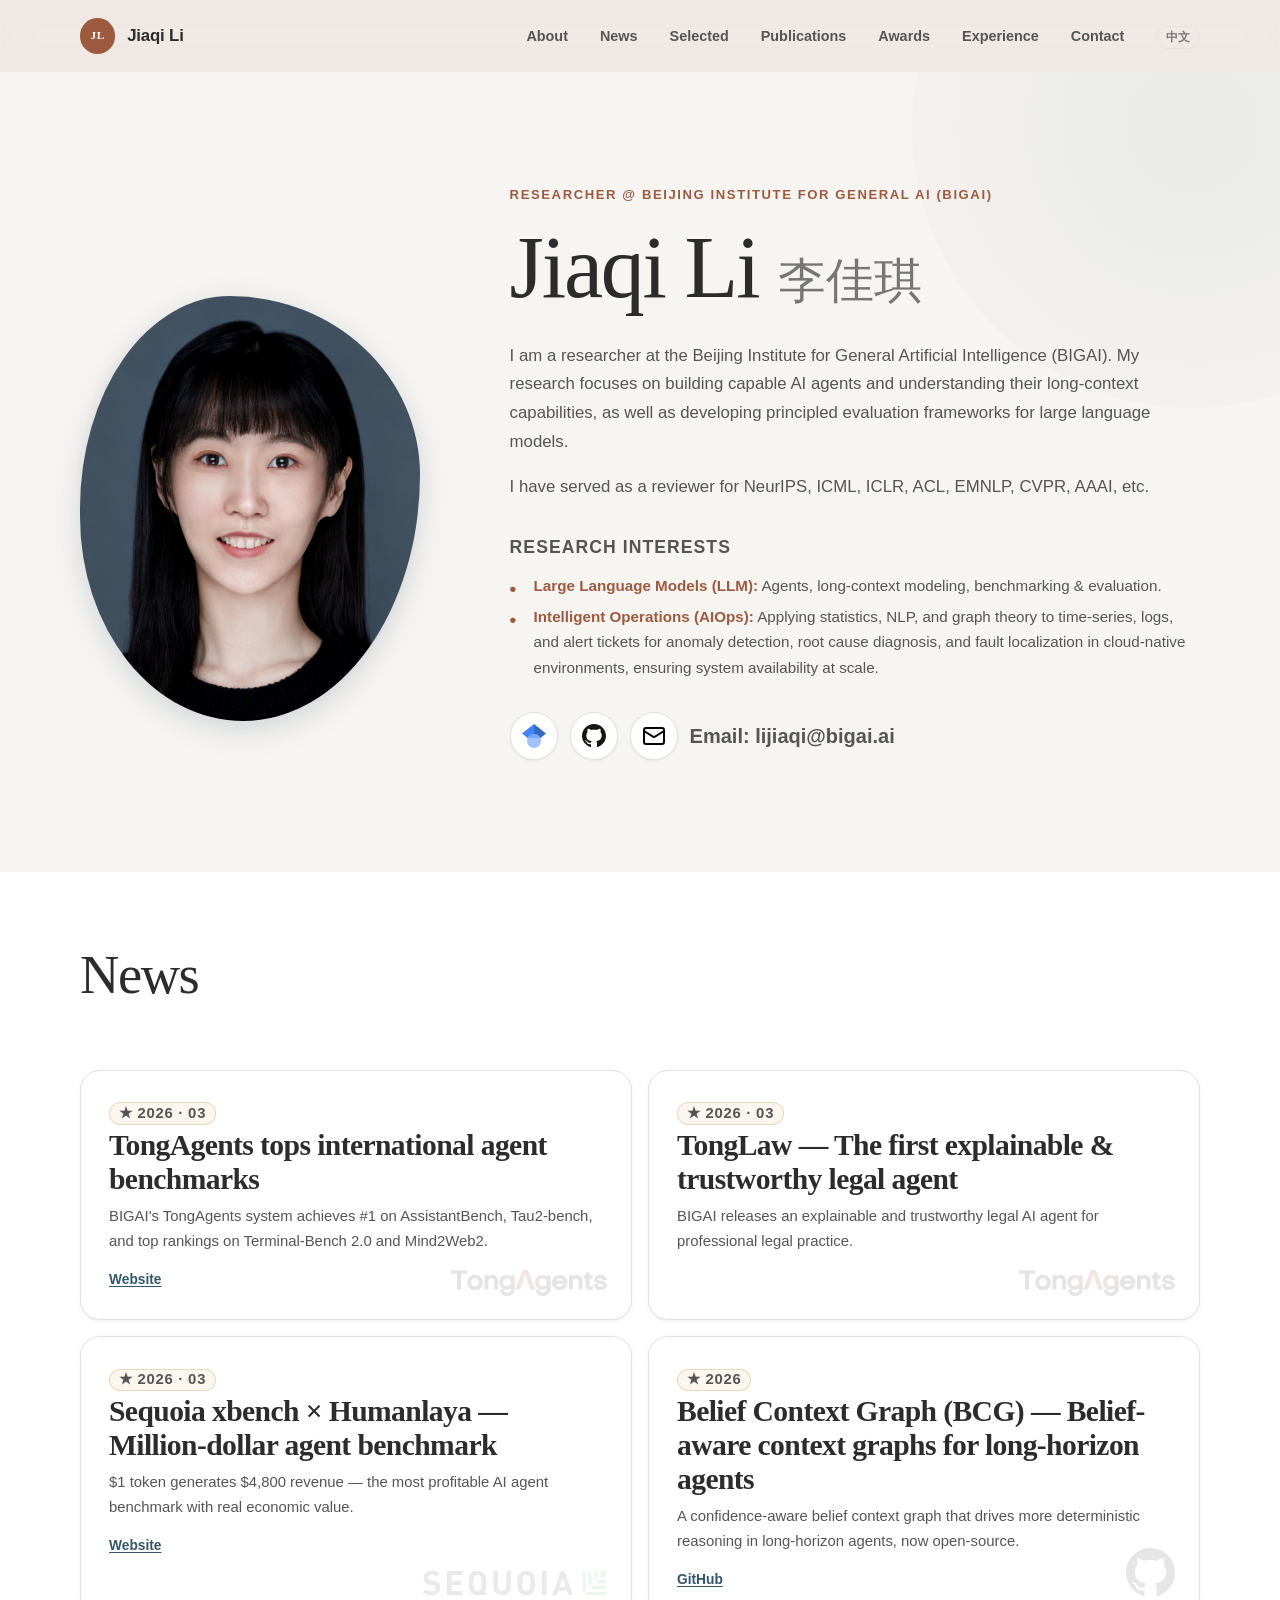
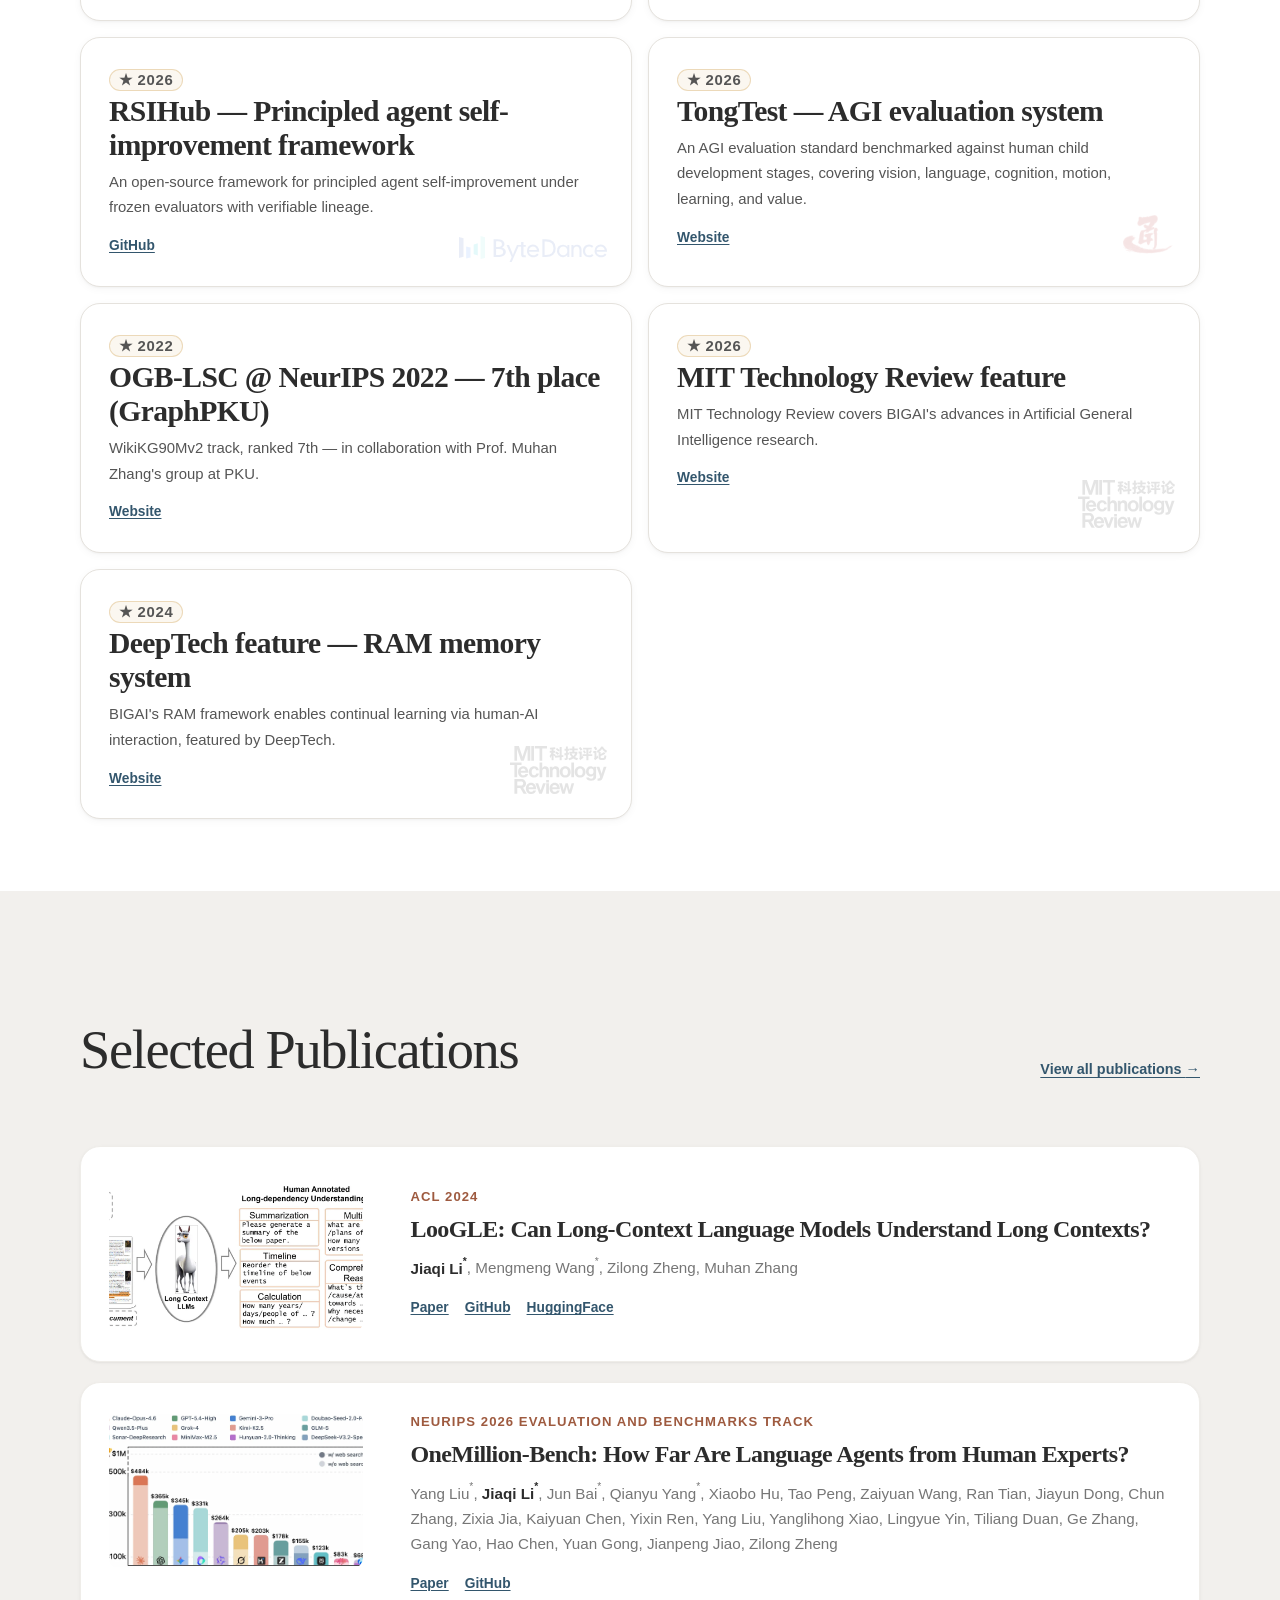
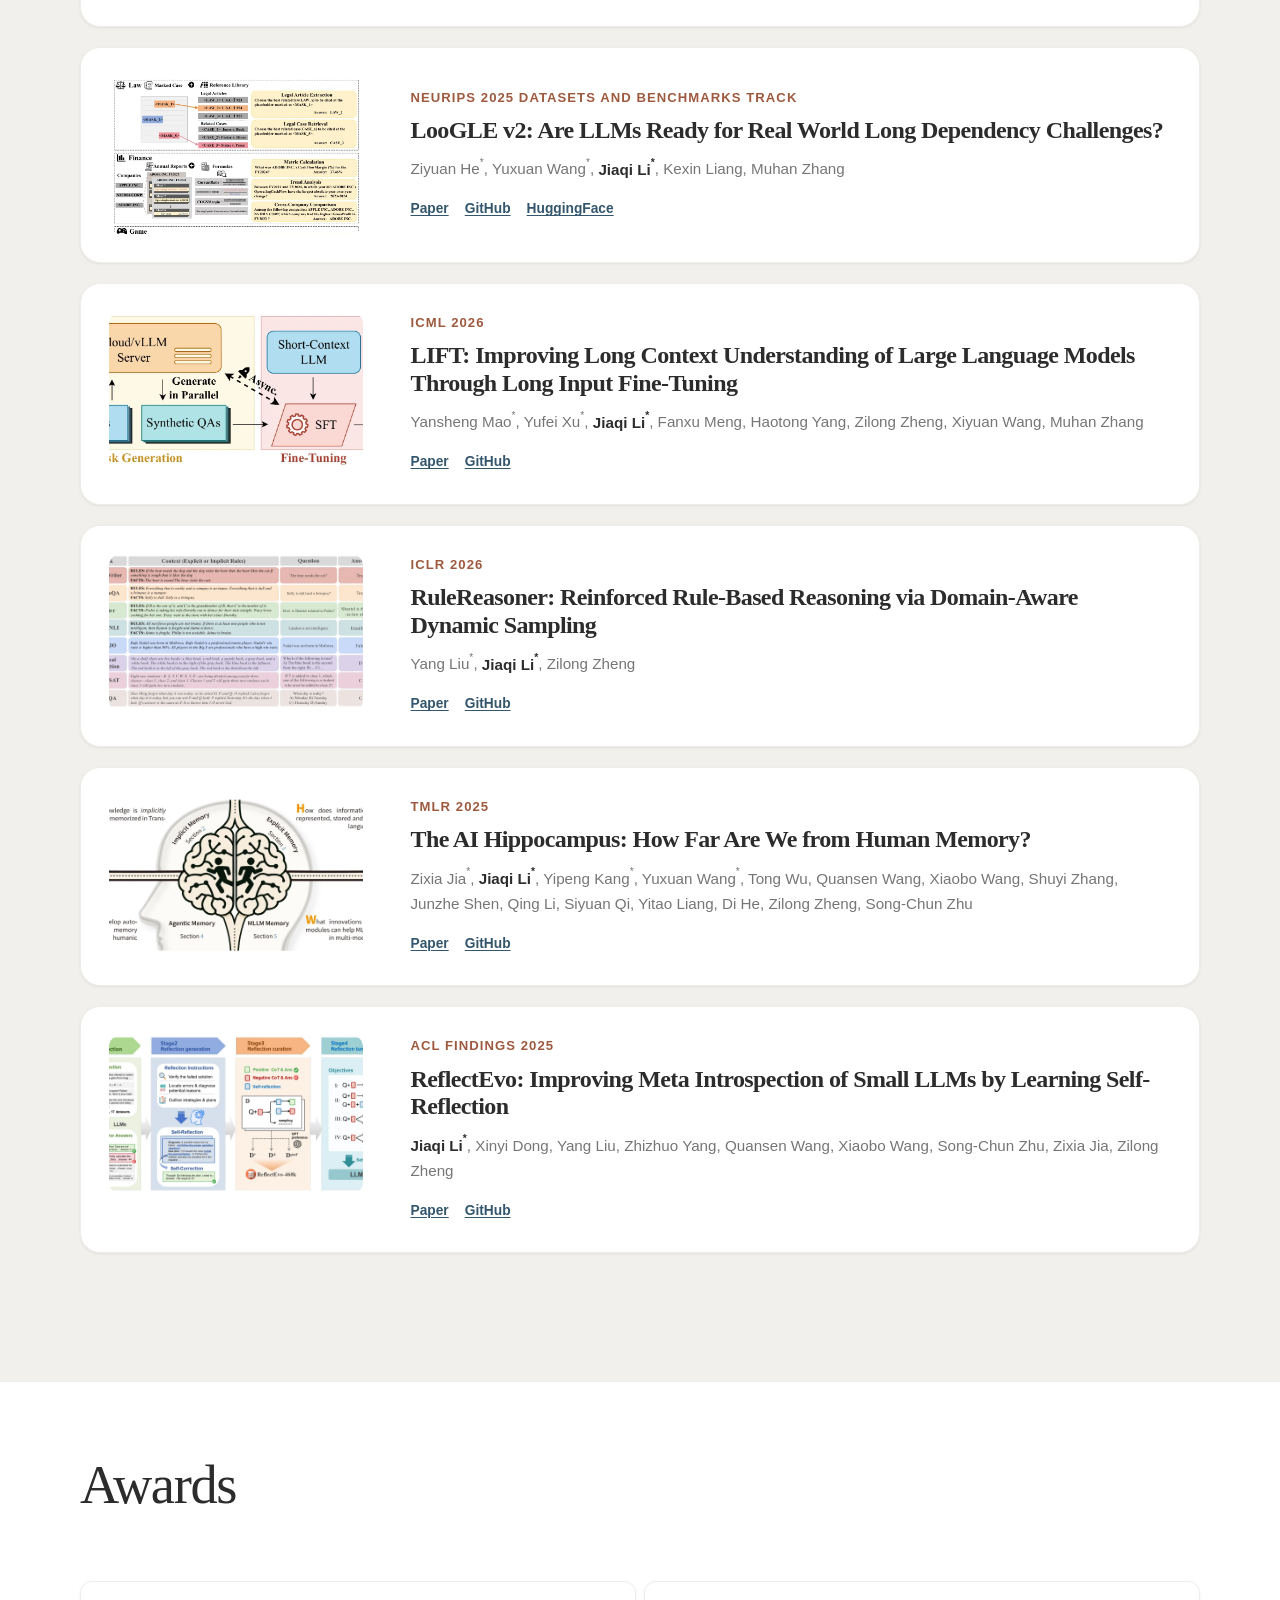
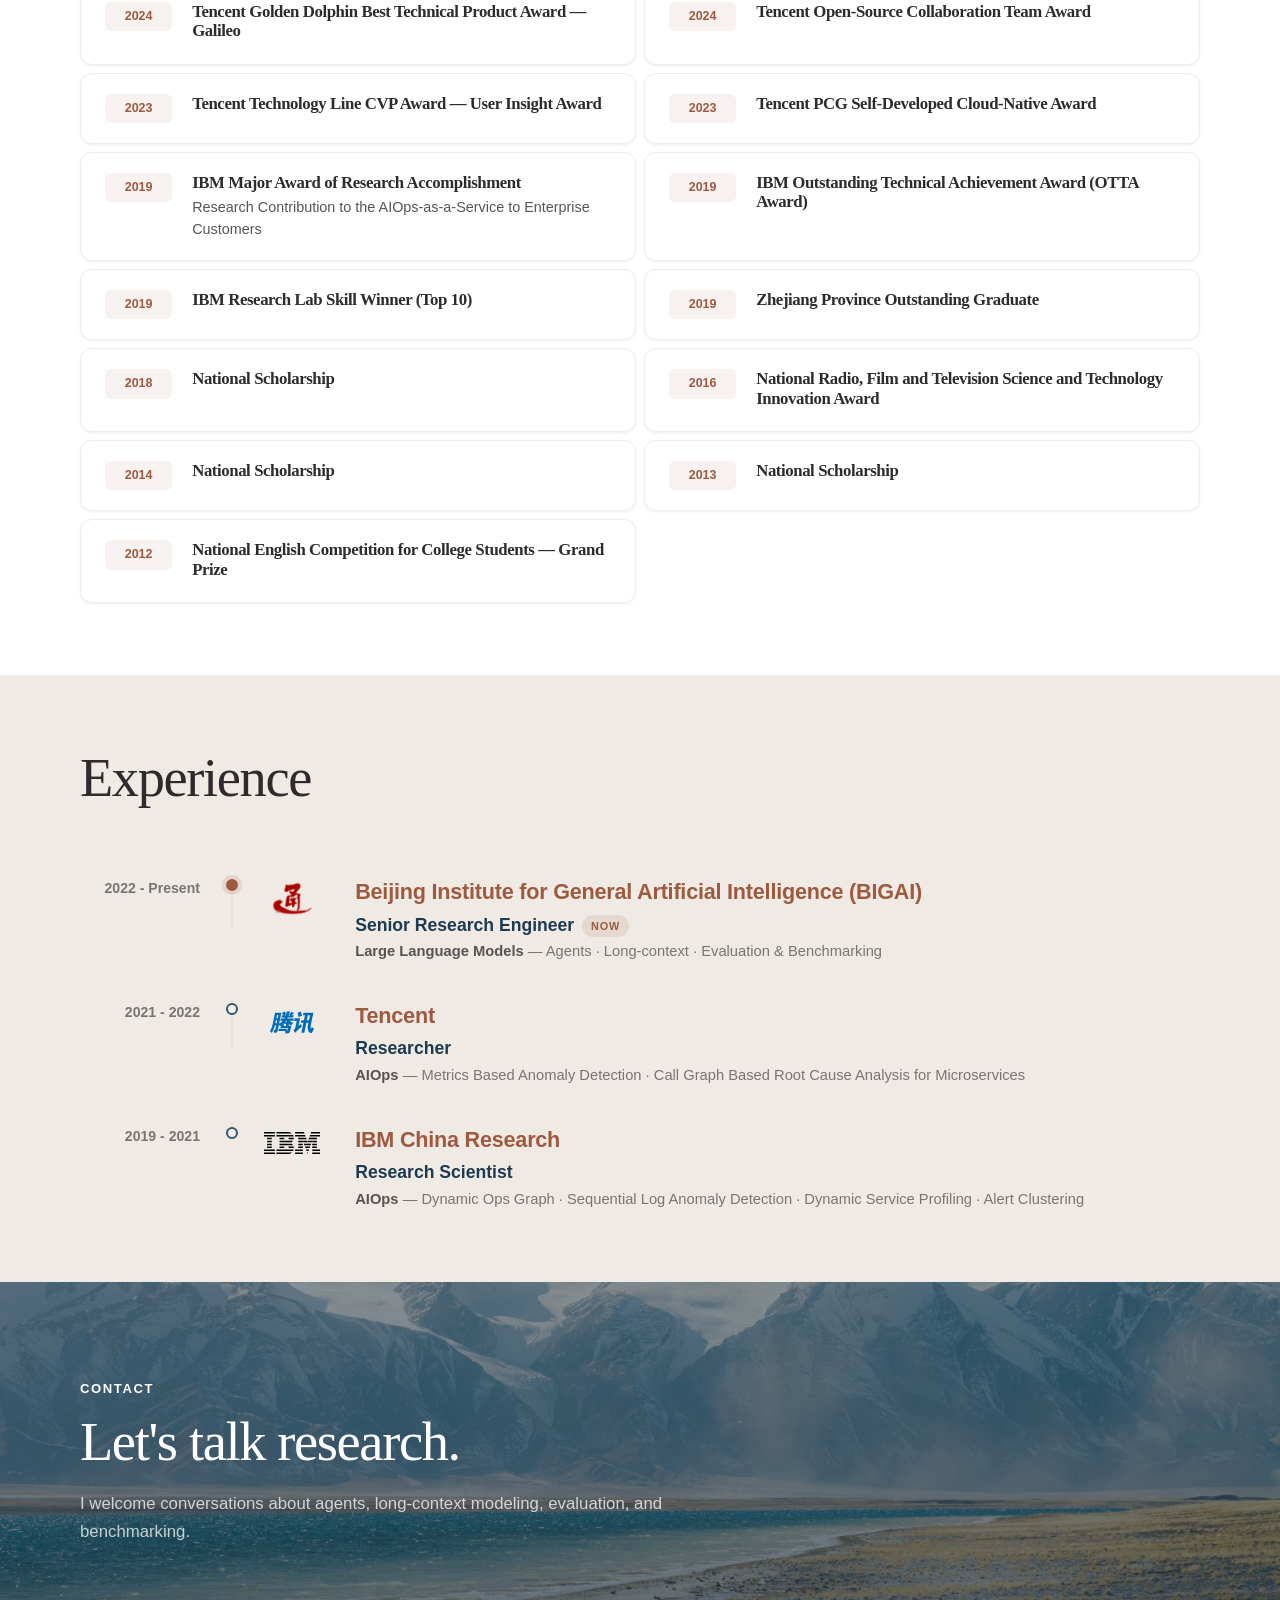
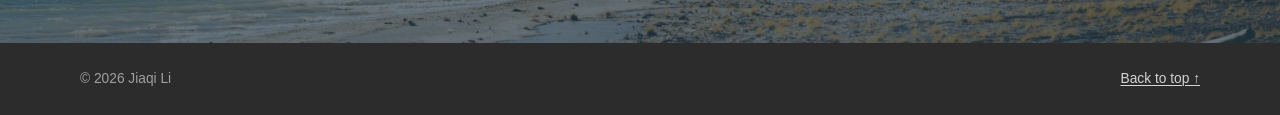
<file: index.html>
<!doctype html>
<html lang="en">
<head>
  <meta charset="utf-8">
  <meta name="viewport" content="width=device-width, initial-scale=1">
  <title>Jiaqi Li (李佳琪) — Agent & Long-Context Research</title>
  <meta name="description" content="Jiaqi Li is a researcher at Beijing Institute for General Artificial Intelligence (BIGAI), working on agents, long-context language models, and evaluation & benchmarking.">
  <meta name="author" content="Jiaqi Li">
  <meta name="theme-color" content="#f5e8d8">
  <link rel="canonical" href="https://jiaqili.github.io/">
  <link rel="stylesheet" href="/css/style.css">

  <meta property="og:type" content="profile">
  <meta property="og:title" content="Jiaqi Li (李佳琪) — Agent & Long-Context Research">
  <meta property="og:description" content="Research on agents, long-context language models, and evaluation & benchmarking at BIGAI.">
  <meta property="og:url" content="https://jiaqili.github.io/">
  <meta property="og:image" content="https://jiaqili.github.io/images/bg.webp">
  <meta property="og:image:width" content="1024">
  <meta property="og:image:height" content="683">
  <meta property="og:image:alt" content="A quiet mountain landscape">
  <meta name="twitter:card" content="summary_large_image">

  <script type="application/ld+json">
  {
    "@context": "https://schema.org",
    "@type": "Person",
    "name": "Jiaqi Li",
    "alternateName": "李佳琪",
    "url": "https://jiaqili.github.io/",
    "image": "https://jiaqili.github.io/images/photo.webp",
    "worksFor": {"@type": "Organization", "name": "Beijing Institute for General Artificial Intelligence (BIGAI)"},
    "knowsAbout": ["Agents", "Long-context language models", "Evaluation and benchmarking"],
    "sameAs": [
      "https://scholar.google.com/citations?user=C4Z2-rsAAAAJ",
      "https://github.com/lijiaqijane"
    ]
  }
  </script>
</head>
<body>
  <a class="skip-link" href="#main-content" data-cn="跳转到主内容">Skip to main content</a>

  <header class="site-header">
    <div class="container header-inner">
      <a class="wordmark" href="/" aria-label="Jiaqi Li, home">
        <span class="wordmark-mark" aria-hidden="true">JL</span><span data-cn="李佳琪">Jiaqi Li</span>
      </a>
      <nav aria-label="Primary navigation">
        <ul class="nav-list">
          <li><a href="#about" data-cn="关于">About</a></li>
          <li><a href="#news" data-cn="新闻">News</a></li>
          <li><a href="#publications" data-cn="精选">Selected</a></li>
          <li><a href="/publications.html" data-cn="全部论文">Publications</a></li>
          <li><a href="#awards" data-cn="获奖">Awards</a></li>
          <li><a href="#experience" data-cn="履历">Experience</a></li>
          <li><a href="#contact" data-cn="联系">Contact</a></li>
          <li><button class="lang-btn" id="langToggle" aria-label="Switch language">中文</button></li>
        </ul>
      </nav>
    </div>
  </header>

  <main id="main-content">
    <section class="hero" id="about" aria-labelledby="about-title">
      <div class="container hero-grid">
        <div class="portrait-wrap">
          <div class="portrait-inner">
            <img class="portrait" src="/images/photo.webp" width="240" height="240" alt="Portrait of Jiaqi Li" fetchpriority="high">
          </div>
        </div>
        <div class="hero-copy">
          <p class="eyebrow" data-cn="研究员 · 北京通用人工智能研究院（BIGAI）">Researcher @ Beijing Institute for General AI (BIGAI)</p>
          <h1 id="about-title" data-cn="李佳琪">Jiaqi Li <span lang="zh-CN">李佳琪</span></h1>
          <p class="lead" data-cn="研究兴趣：智能体、长上下文语言模型、评测与基准测试。"></p>
          <p data-cn="我是北京通用人工智能研究院（BIGAI）的研究员，研究重点包括构建能力强大的 AI 智能体、理解其长上下文处理能力，以及为大语言模型开发系统的评测框架。">
            I am a researcher at the Beijing Institute for General Artificial Intelligence (BIGAI). 
            My research focuses on building capable AI agents and understanding their long-context capabilities, 
            as well as developing principled evaluation frameworks for large language models.
          </p>
          <p data-cn="担任 NeurIPS、ICML、ICLR、ACL、EMNLP、CVPR、AAAI 等会议审稿人。">
            I have served as a reviewer for NeurIPS, ICML, ICLR, ACL, EMNLP, CVPR, AAAI, etc.
          </p>
          <p class="research-heading" data-cn="研究方向">Research Interests</p>
          <div class="research-interests" data-cn="大语言模型: 研究智能体、长上下文建模、评测与基准
智能运维: 利用统计概率学、NLP、图论对时序、日志、告警进行异常检测与故障诊断">
            <p><strong>Large Language Models (LLM):</strong> Agents, long-context modeling, benchmarking &amp; evaluation.</p>
            <p><strong>Intelligent Operations (AIOps):</strong> Applying statistics, NLP, and graph theory to time-series, logs, and alert tickets for anomaly detection, root cause diagnosis, and fault localization in cloud-native environments, ensuring system availability at scale.</p>
          </div>
          <div class="hero-actions" aria-label="Profile links">
            <a class="button-icon" href="https://scholar.google.com/citations?user=C4Z2-rsAAAAJ" aria-label="Google Scholar"><img src="/images/brand/google-scholar.svg" alt=""></a>
            <a class="button-icon" href="https://github.com/lijiaqijane" aria-label="GitHub"><img src="/images/brand/github-mark.svg" alt=""></a>
            <a class="button-icon" href="mailto:lijiaqi@bigai.ai" aria-label="Email"><img src="/images/brand/email-icon.svg" alt=""></a>
            <a class="button-text" href="mailto:lijiaqi@bigai.ai">Email: lijiaqi@bigai.ai</a>
          </div>
        </div>
      </div>
    </section>

    <section class="news-section" id="news" aria-labelledby="news-title">
      <div class="container">
        <div class="section-heading">
          <div><h2 id="news-title" data-cn="新闻">News</h2></div>
        </div>

        <div class="news-headlines">
          <article class="news-featured news-brand" style="--brand-logo: url(/images/brand/tongagents-logo.svg); --brand-size: auto 1.6rem;">
            <p class="news-stamp">★ 2026 · 03</p>
            <h3 data-cn="TongAgents 登顶多项国际智能体榜单">TongAgents tops international agent benchmarks</h3>
            <p data-cn="通研院自研 TongAgents 系统在 AssistantBench、Tau2-bench 等多项国际智能体榜单取得全球第一。">BIGAI's TongAgents system achieves #1 on AssistantBench, Tau2-bench, and top rankings on Terminal-Bench 2.0 and Mind2Web2.</p>
            <div class="news-links"><a href="https://www.bigai.ai/blog/news/%e4%ba%a7%e5%93%81%e8%83%bd%e5%8a%9b%e9%a2%86%e8%b7%91%e5%85%a8%e7%90%83%ef%bc%81%e9%80%9a%e7%a0%94%e9%99%a2-tongagents-%e7%99%bb%e4%b8%8a%e5%a4%9a%e9%a1%b9%e5%9b%bd%e9%99%85%e6%99%ba%e8%83%bd/">Website</a></div>
          </article>
          <article class="news-featured news-brand" style="--brand-logo: url(/images/brand/tongagents-logo.svg); --brand-size: auto 1.6rem;">
            <p class="news-stamp">★ 2026 · 03</p>
            <h3 data-cn="通鉴 TongLaw — 业内首个可解释可信法律智能体">TongLaw — The first explainable &amp; trustworthy legal agent</h3>
            <p data-cn="通研院发布面向法律实务场景的可解释、可信赖的法律智能体系统。">BIGAI releases an explainable and trustworthy legal AI agent for professional legal practice.</p>
            <div class="news-links"></div>
          </article>
          <article class="news-featured news-brand" style="--brand-logo: url(/images/brand/sequoia-logo.svg); --brand-size: auto 1.6rem;">
            <p class="news-stamp">★ 2026 · 03</p>
            <h3 data-cn="红杉中国 × Xbench × Humanlaya — 百万美金经济价值智能体评测集">Sequoia xbench &times; Humanlaya — Million-dollar agent benchmark</h3>
            <p data-cn="1美元Token撬动4800美元收益，AI挑战百万级基准，最赚钱Agent出现。">$1 token generates $4,800 revenue — the most profitable AI agent benchmark with real economic value.</p>
            <div class="news-links"><a href="https://www.bing.com/search?q=1%e7%be%8e%e5%85%83Token%e6%92%ac%e5%8a%9b4800%e7%be%8e%e5%85%83%e6%94%b6%e7%9b%8a%21AI%e6%8c%91%e6%88%98%e7%99%be%e4%b8%87%e7%ba%a7%e5%9f%ba%e5%87%86%2c%e6%9c%80%e8%b5%9a%e9%92%b1Agent%e5%87%ba%e7%8e%b0%e6%9c%ba%e5%99%a8%e4%b9%8b%e5%bf%83">Website</a></div>
          </article>
          <article class="news-featured news-brand" style="--brand-logo: url(/images/brand/github-mark.svg);">
            <p class="news-stamp">★ 2026</p>
            <h3 data-cn="Belief Context Graph (BCG) — 面向长程智能体的信念感知上下文网络">Belief Context Graph (BCG) — Belief-aware context graphs for long-horizon agents</h3>
            <p data-cn="基于置信度感知的上下文图，驱动长程智能体更确定的推理，开源发布。">A confidence-aware belief context graph that drives more deterministic reasoning in long-horizon agents, now open-source.</p>
            <div class="news-links"><a href="https://github.com/bigai-nlco/belief-context-graph">GitHub</a></div>
          </article>
          <article class="news-featured news-brand" style="--brand-logo: url(/images/brand/bytedance-logo.svg); --brand-size: auto 1.6rem;">
            <p class="news-stamp">★ 2026</p>
            <h3 data-cn="RSIHub — 原则性智能体自我进化框架">RSIHub — Principled agent self-improvement framework</h3>
            <p data-cn="在冻结评估器和声明变异边界下进行原则性智能体自我改进，记录可验证谱系。">An open-source framework for principled agent self-improvement under frozen evaluators with verifiable lineage.</p>
            <div class="news-links"><a href="https://github.com/simple-agent-lab/RSIHub">GitHub</a></div>
          </article>
          <article class="news-featured news-brand" style="--brand-logo: url(/images/brand/bigai-icon.png); --brand-size: auto 3.5rem;">
            <p class="news-stamp">★ 2026</p>
            <h3 data-cn="TongTest — 通用人工智能评测系统">TongTest — AGI evaluation system</h3>
            <p data-cn="通研院构建的以人类儿童发展阶段为基准的 AGI 评估标准，涵盖视觉、语言、认知、运动、学习、价值六大维度。">An AGI evaluation standard benchmarked against human child development stages, covering vision, language, cognition, motion, learning, and value.</p>
            <div class="news-links"><a href="https://tong-test.vercel.app/">Website</a></div>
          </article>
          <article class="news-featured">
            <p class="news-stamp">★ 2022</p>
            <h3 data-cn="OGB-LSC @ NeurIPS 2022 第七名">OGB-LSC @ NeurIPS 2022 — 7th place (GraphPKU)</h3>
            <p data-cn="WikiKG90Mv2 赛道第7名，与北大张牧涵老师团队合作。">WikiKG90Mv2 track, ranked 7th — in collaboration with Prof. Muhan Zhang's group at PKU.</p>
            <div class="news-links"><a href="https://ogb.stanford.edu/neurips2022/results/">Website</a></div>
          </article>
          <article class="news-featured news-brand" style="--brand-logo: url(/images/brand/mit-tech-review.svg);">
            <p class="news-stamp">★ 2026</p>
            <h3 data-cn="麻省理工科技评论专题报道">MIT Technology Review feature</h3>
            <p data-cn="MIT Technology Review 报道通研院通用人工智能研究进展。">MIT Technology Review covers BIGAI's advances in Artificial General Intelligence research.</p>
            <div class="news-links"><a href="https://www.mittrchina.com/news/detail/14948">Website</a></div>
          </article>
          <article class="news-featured news-brand" style="--brand-logo: url(/images/brand/mit-tech-review.svg);">
            <p class="news-stamp">★ 2024</p>
            <h3 data-cn="DeepTech 深度报道 RAM 记忆系统">DeepTech feature — RAM memory system</h3>
            <p data-cn="北京通用人工智能研究院提出基于递归推理的检索增强和记忆更新框架，通过人机交互实现语言模型的持续学习，获 DeepTech 深度报道。">BIGAI's RAM framework enables continual learning via human-AI interaction, featured by DeepTech.</p>
            <div class="news-links"><a href="https://mp.weixin.qq.com/s/Lj8b8D_Fd0FRNP2nRef0vA">Website</a></div>
          </article>
        </div>
      </div>
    </section>

    <section class="publications-section" id="publications" aria-labelledby="publications-title">
      <div class="container">
        <div class="section-heading">
          <div><h2 id="publications-title" data-cn="精选论文">Selected Publications</h2></div>
          <a class="text-link" href="/publications.html" data-cn="查看全部论文 →">View all publications <span aria-hidden="true">→</span></a>
        </div>

        <div class="publication-list">

          <article class="publication">
            <div class="publication-media"><img src="/images/loogle.webp" width="635" height="325" alt="" loading="lazy" decoding="async"></div>
            <div class="publication-body">
              <p class="venue">ACL 2024</p>
              <h3>LooGLE: Can Long-Context Language Models Understand Long Contexts?</h3>
              
              <p class="authors"><strong>Jiaqi Li<sup>*</sup></strong>, Mengmeng Wang<sup>*</sup>, Zilong Zheng, Muhan Zhang</p>
              <ul class="publication-links" aria-label="LooGLE resources"><li><a href="https://arxiv.org/abs/2311.04939">Paper</a></li><li><a href="https://github.com/bigai-nlco/LooGLE">GitHub</a></li><li><a href="https://huggingface.co/datasets/bigai-nlco/LooGLE">HuggingFace</a></li></ul>
            </div>
          </article>

          <article class="publication">
            <div class="publication-media"><img src="/images/onemillionbench.webp" width="480" height="600" alt="" loading="lazy" decoding="async"></div>
            <div class="publication-body">
              <p class="venue">NeurIPS 2026 Evaluation and Benchmarks Track</p>
              <h3>OneMillion-Bench: How Far Are Language Agents from Human Experts?</h3>
              
              <p class="authors">Yang Liu<sup>*</sup>, <strong>Jiaqi Li<sup>*</sup></strong>, Jun Bai<sup>*</sup>, Qianyu Yang<sup>*</sup>, Xiaobo Hu, Tao Peng, Zaiyuan Wang, Ran Tian, Jiayun Dong, Chun Zhang, Zixia Jia, Kaiyuan Chen, Yixin Ren, Yang Liu, Yanglihong Xiao, Lingyue Yin, Tiliang Duan, Ge Zhang, Gang Yao, Hao Chen, Yuan Gong, Jianpeng Jiao, Zilong Zheng</p>
              <ul class="publication-links" aria-label="OneMillion-Bench resources"><li><a href="https://arxiv.org/abs/2603.07980">Paper</a></li><li><a href="https://github.com/humanlaya/OneMillion-Bench">GitHub</a></li></ul>
            </div>
          </article>

          <article class="publication">
            <div class="publication-media"><img src="/images/loogle2.webp" width="480" height="270" alt="" loading="lazy" decoding="async"></div>
            <div class="publication-body">
              <p class="venue">NeurIPS 2025 Datasets and Benchmarks Track</p>
              <h3>LooGLE v2: Are LLMs Ready for Real World Long Dependency Challenges?</h3>
              
              <p class="authors">Ziyuan He<sup>*</sup>, Yuxuan Wang<sup>*</sup>, <strong>Jiaqi Li<sup>*</sup></strong>, Kexin Liang, Muhan Zhang</p>
              <ul class="publication-links" aria-label="LooGLE v2 resources"><li><a href="https://arxiv.org/abs/2510.22548">Paper</a></li><li><a href="https://github.com/MuLabPKU/LooGLE-v2">GitHub</a></li><li><a href="https://huggingface.co/datasets/MuLabPKU/LooGLE-v2">HuggingFace</a></li></ul>
            </div>
          </article>

          <article class="publication">
            <div class="publication-media"><img src="/images/lift.webp" width="882" height="523" alt="" loading="lazy" decoding="async"></div>
            <div class="publication-body">
              <p class="venue">ICML 2026</p>
              <h3>LIFT: Improving Long Context Understanding of Large Language Models Through Long Input Fine-Tuning</h3>
              
              <p class="authors">Yansheng Mao<sup>*</sup>, Yufei Xu<sup>*</sup>, <strong>Jiaqi Li<sup>*</sup></strong>, Fanxu Meng, Haotong Yang, Zilong Zheng, Xiyuan Wang, Muhan Zhang</p>
              <ul class="publication-links" aria-label="LIFT resources"><li><a href="https://arxiv.org/abs/2502.14644">Paper</a></li><li><a href="https://github.com/MuLabPKU/LIFT">GitHub</a></li></ul>
            </div>
          </article>

          <article class="publication">
            <div class="publication-media"><img src="/images/rulereasoner.webp" width="480" height="480" alt="" loading="lazy" decoding="async"></div>
            <div class="publication-body">
              <p class="venue">ICLR 2026</p>
              <h3>RuleReasoner: Reinforced Rule-Based Reasoning via Domain-Aware Dynamic Sampling</h3>
              
              <p class="authors">Yang Liu<sup>*</sup>, <strong>Jiaqi Li<sup>*</sup></strong>, Zilong Zheng</p>
              <ul class="publication-links" aria-label="RuleReasoner resources"><li><a href="https://openreview.net/forum?id=MQV4TJyqnb">Paper</a></li><li><a href="https://github.com/bigai-nlco/RuleReasoner">GitHub</a></li></ul>
            </div>
          </article>

          <article class="publication">
            <div class="publication-media"><img src="/images/memorysurvey.webp" width="480" height="350" alt="" loading="lazy" decoding="async"></div>
            <div class="publication-body">
              <p class="venue">TMLR 2025</p>
              <h3>The AI Hippocampus: How Far Are We from Human Memory?</h3>
              
              <p class="authors">Zixia Jia<sup>*</sup>, <strong>Jiaqi Li<sup>*</sup></strong>, Yipeng Kang<sup>*</sup>, Yuxuan Wang<sup>*</sup>, Tong Wu, Quansen Wang, Xiaobo Wang, Shuyi Zhang, Junzhe Shen, Qing Li, Siyuan Qi, Yitao Liang, Di He, Zilong Zheng, Song-Chun Zhu</p>
              <ul class="publication-links" aria-label="AI Hippocampus resources"><li><a href="https://arxiv.org/abs/2601.09113">Paper</a></li><li><a href="https://github.com/bigai-nlco/Awesome-AI-Memory/">GitHub</a></li></ul>
            </div>
          </article>

          <article class="publication">
            <div class="publication-media"><img src="/images/reflectevo.webp" width="480" height="270" alt="" loading="lazy" decoding="async"></div>
            <div class="publication-body">
              <p class="venue">ACL Findings 2025</p>
              <h3>ReflectEvo: Improving Meta Introspection of Small LLMs by Learning Self-Reflection</h3>
              
              <p class="authors"><strong>Jiaqi Li<sup>*</sup></strong>, Xinyi Dong, Yang Liu, Zhizhuo Yang, Quansen Wang, Xiaobo Wang, Song-Chun Zhu, Zixia Jia, Zilong Zheng</p>
              <ul class="publication-links" aria-label="ReflectEvo resources"><li><a href="https://arxiv.org/abs/2505.16475">Paper</a></li><li><a href="https://github.com/bigai-nlco/ReflectEvo">GitHub</a></li></ul>
            </div>
          </article>

        </div>
      </div>
    </section>

    <section class="awards-section" id="awards" aria-labelledby="awards-title">
      <div class="container">
        <div class="section-heading">
          <div><h2 id="awards-title" data-cn="获奖">Awards</h2></div>
        </div>
        <div class="awards-grid">
          <div class="award-card">
            <span class="award-card-year">2024</span>
            <div class="award-card-body">
              <h3 data-cn="腾讯金海豚最佳技术产品奖 — 伽利略">Tencent Golden Dolphin Best Technical Product Award — Galileo</h3>
            </div>
          </div>
          <div class="award-card">
            <span class="award-card-year">2024</span>
            <div class="award-card-body">
              <h3 data-cn="腾讯开源协同团队奖">Tencent Open-Source Collaboration Team Award</h3>
            </div>
          </div>
          <div class="award-card">
            <span class="award-card-year">2023</span>
            <div class="award-card-body">
              <h3 data-cn="腾讯技术线CVP奖 — 用户洞察奖">Tencent Technology Line CVP Award — User Insight Award</h3>
            </div>
          </div>
          <div class="award-card">
            <span class="award-card-year">2023</span>
            <div class="award-card-body">
              <h3 data-cn="腾讯 PCG 自研上云云原生大奖">Tencent PCG Self-Developed Cloud-Native Award</h3>
            </div>
          </div>
          <div class="award-card">
            <span class="award-card-year">2019</span>
            <div class="award-card-body">
              <h3>IBM Major Award of Research Accomplishment</h3>
              <p data-cn="对面向企业客户的 AIOps 即服务的研究贡献">Research Contribution to the AIOps-as-a-Service to Enterprise Customers</p>
            </div>
          </div>
          <div class="award-card">
            <span class="award-card-year">2019</span>
            <div class="award-card-body">
              <h3>IBM Outstanding Technical Achievement Award (OTTA Award)</h3>
            </div>
          </div>
          <div class="award-card">
            <span class="award-card-year">2019</span>
            <div class="award-card-body">
              <h3>IBM Research Lab Skill Winner (Top 10)</h3>
            </div>
          </div>
          <div class="award-card">
            <span class="award-card-year">2019</span>
            <div class="award-card-body">
              <h3 data-cn="浙江省优秀毕业生">Zhejiang Province Outstanding Graduate</h3>
            </div>
          </div>
          <div class="award-card">
            <span class="award-card-year">2018</span>
            <div class="award-card-body">
              <h3 data-cn="国家奖学金">National Scholarship</h3>
            </div>
          </div>
          <div class="award-card">
            <span class="award-card-year">2016</span>
            <div class="award-card-body">
              <h3 data-cn="国家级广播影视科技创新奖">National Radio, Film and Television Science and Technology Innovation Award</h3>
            </div>
          </div>
          <div class="award-card">
            <span class="award-card-year">2014</span>
            <div class="award-card-body">
              <h3 data-cn="国家奖学金">National Scholarship</h3>
            </div>
          </div>
          <div class="award-card">
            <span class="award-card-year">2013</span>
            <div class="award-card-body">
              <h3 data-cn="国家奖学金">National Scholarship</h3>
            </div>
          </div>
          <div class="award-card">
            <span class="award-card-year">2012</span>
            <div class="award-card-body">
              <h3 data-cn="全国大学生英语竞赛特等奖">National English Competition for College Students — Grand Prize</h3>
            </div>
          </div>
        </div>
      </div>
    </section>

    <section class="experience-section" id="experience" aria-labelledby="experience-title">
      <div class="container">
        <div class="section-heading">
          <div><h2 id="experience-title" data-cn="履历">Experience</h2></div>
        </div>

        <div class="exp-wrap">
          <div class="exp-item current">
            <p class="exp-when" data-cn="至今">2022 - Present</p>
            <div class="node"><div class="dot"></div></div>
            <div class="exp-logo" style="--logo-h: 2.8rem;"><img src="/images/brand/bigai-icon.png" alt="BIGAI" loading="lazy"></div>
            <div class="exp-body">
              <p class="exp-org" data-cn="北京通用人工智能研究院">Beijing Institute for General Artificial Intelligence (BIGAI)</p>
              <p class="exp-role" data-cn="高级研究工程师">Senior Research Engineer<span class="exp-chip" data-cn="当前">Now</span></p>
              <p class="exp-note" data-cn="大语言模型——智能体 · 长上下文 · 评测与基准"><strong>Large Language Models</strong> — Agents · Long-context · Evaluation &amp; Benchmarking</p>
            </div>
          </div>

          <div class="exp-item">
            <p class="exp-when" data-cn="至今">2021 - 2022</p>
            <div class="node"><div class="dot"></div></div>
            <div class="exp-logo" style="--logo-h: 2.8rem;"><img src="/images/brand/tencent-logo.svg" alt="Tencent" loading="lazy"></div>
            <div class="exp-body">
              <p class="exp-org" data-cn="腾讯">Tencent</p>
              <p class="exp-role" data-cn="应用研究员">Researcher</p>
              <p class="exp-note" data-cn="智能运维——微服务指标异常检测，微服务调用链根因定位"><strong>AIOps</strong> — Metrics Based Anomaly Detection · Call Graph Based Root Cause Analysis for Microservices</p>
            </div>
          </div>

          <div class="exp-item">
            <p class="exp-when" data-cn="至今">2019 - 2021</p>
            <div class="node"><div class="dot"></div></div>
            <div class="exp-logo" style="--logo-h: 2.4rem;"><img src="/images/brand/ibm-logo.svg" alt="IBM" loading="lazy"></div>
            <div class="exp-body">
              <p class="exp-org" data-cn="IBM中国研究院">IBM China Research</p>
              <p class="exp-role" data-cn="研究科学家">Research Scientist</p>
              <p class="exp-note" data-cn="智能运维——动态运维图谱，基于日志序列建模异常检测，基于动态服务画像异常检测，告警压缩"><strong>AIOps</strong> — Dynamic Ops Graph · Sequential Log Anomaly Detection · Dynamic Service Profiling · Alert Clustering</p>
            </div>
          </div>


        </div>
      </div>
    </section>

    <section class="contact-section" id="contact" aria-labelledby="contact-title">
      <div class="container contact-card">
        <div><p class="eyebrow" data-cn="联系">Contact</p><h2 id="contact-title" data-cn="联系我">Let's talk research.</h2><p data-cn="欢迎交流关于智能体、长上下文建模、评测与基准的话题。">I welcome conversations about agents, long-context modeling, evaluation, and benchmarking.</p></div>
      </div>
    </section>
  </main>

  <footer class="site-footer"><div class="container footer-inner"><p data-cn="© 2026 李佳琪">&copy; 2026 Jiaqi Li</p><a href="#main-content" data-cn="回到顶部 ↑">Back to top <span aria-hidden="true">&uarr;</span></a></div></footer>

  <script src="/js/i18n.js"></script>
</body>
</html>
</file>
<file: css/style.css>
:root {
  color-scheme: light;
  --ink: #2c2c2c;
  --ink-soft: #555;
  --muted: #767676;
  --muted-light: #999;
  --paper: #f7f5f2;
  --surface: #ffffff;
  --surface-soft: #f2f0ed;
  --line: #e5e2dd;
  --line-light: #efede9;
  --accent: #33566d;
  --accent-dark: #1e3a4f;
  --accent-soft: #eaeff3;
  --warm: #9e5a3f;
  --warm-soft: #f3e6df;
  --mustard: #c9943e;
  --shadow-sm: 0 1px 2px rgba(0,0,0,0.04), 0 1px 4px rgba(0,0,0,0.03);
  --shadow-md: 0 4px 16px rgba(0,0,0,0.05), 0 2px 8px rgba(0,0,0,0.03);
  --shadow-lg: 0 12px 40px rgba(0,0,0,0.06), 0 4px 16px rgba(0,0,0,0.04);
  --radius: 20px;
  --radius-sm: 12px;
  --content: 1120px;
}

*, *::before, *::after { box-sizing: border-box; }

html {
  scroll-behavior: smooth;
  scroll-padding-top: 6rem;
}

body {
  margin: 0;
  background: var(--paper);
  color: var(--ink);
  font-family: Inter, ui-sans-serif, -apple-system, BlinkMacSystemFont, "Segoe UI", sans-serif;
  font-size: 1.05rem;
  line-height: 1.7;
  text-rendering: optimizeLegibility;
  -webkit-font-smoothing: antialiased;
}

img { display: block; max-width: 100%; }
a { color: var(--accent); text-decoration-thickness: 0.08em; text-underline-offset: 0.18em; transition: color 180ms ease; }
a:hover { color: var(--accent-dark); }
a:focus-visible, button:focus-visible { outline: 3px solid var(--warm); outline-offset: 4px; border-radius: 4px; }
h1, h2, h3, p { margin-top: 0; }

h1, h2, h3 {
  font-family: Georgia, "Times New Roman", serif;
  line-height: 1.15;
  letter-spacing: -0.025em;
  font-weight: 500;
}

h1 { margin-bottom: 1.25rem; font-size: clamp(2.75rem, 7vw, 5.5rem); color: var(--ink); }
h1 span { display: inline-block; color: var(--muted); font-size: 0.55em; letter-spacing: 0; font-weight: 400; }
h2 { margin-bottom: 0; font-size: clamp(2rem, 4.5vw, 3.4rem); }
h3 { margin-bottom: 0.75rem; font-size: clamp(1.1rem, 2.2vw, 1.5rem); font-weight: 600; color: var(--ink); }

.container { width: min(calc(100% - 2.5rem), var(--content)); margin-inline: auto; }

.skip-link {
  position: fixed;
  z-index: 100;
  top: 0.75rem;
  left: 0.75rem;
  padding: 0.7rem 1rem;
  transform: translateY(-160%);
  border-radius: 999px;
  background: var(--ink);
  color: white;
}

.skip-link:focus { transform: translateY(0); }

.site-header {
  position: sticky;
  z-index: 20;
  top: 0;
  border-bottom: none;
  background: rgba(158, 90, 63, 0.08);
  backdrop-filter: blur(20px);
  -webkit-backdrop-filter: blur(20px);
}

.header-inner, .footer-inner {
  display: flex;
  align-items: center;
  justify-content: space-between;
  min-height: 4.5rem;
  gap: 1.5rem;
}

.wordmark {
  display: inline-flex;
  align-items: center;
  gap: 0.75rem;
  color: var(--ink);
  font-weight: 700;
  text-decoration: none;
  letter-spacing: -0.01em;
}

.wordmark-mark {
  display: grid;
  width: 2.2rem;
  height: 2.2rem;
  place-items: center;
  border-radius: 50%;
  background: var(--warm);
  color: white;
  font-family: Georgia, "Times New Roman", serif;
  font-size: 0.7rem;
  letter-spacing: 0.06em;
}

.nav-list, .research-topics, .publication-links { margin: 0; padding: 0; list-style: none; }
.nav-list { display: flex; gap: clamp(0.8rem, 3vw, 2rem); }
.nav-list a { color: var(--ink-soft); font-size: 0.9rem; font-weight: 600; text-decoration: none; transition: color 180ms ease; }
.nav-list a:hover { color: var(--warm); }

.lang-btn {
  background: none;
  border: 1px solid var(--line);
  border-radius: 999px;
  padding: 0.2rem 0.55rem;
  font-size: 0.72rem;
  font-weight: 700;
  color: var(--muted);
  cursor: pointer;
  transition: border-color 160ms ease, color 160ms ease;
}
.lang-btn:hover { border-color: var(--accent); color: var(--accent); }
.lang-btn:focus-visible { outline: 3px solid var(--warm); outline-offset: 4px; }
.lang-btn:focus-visible { outline: 3px solid var(--warm); outline-offset: 4px; }

.hero { position: relative; overflow: hidden; padding-block: clamp(4rem, 10vw, 7rem); }
.hero::after {
  position: absolute;
  z-index: -1;
  top: -14rem;
  right: -12rem;
  width: 35rem;
  height: 35rem;
  border-radius: 50%;
  background: radial-gradient(circle, rgba(51, 86, 109, 0.07), rgba(51, 86, 109, 0));
  content: "";
}

.hero-grid {
  display: grid;
  grid-template-columns: minmax(240px, 340px) minmax(0, 1fr);
  align-items: start;
  gap: clamp(2.5rem, 7vw, 6rem);
}

.portrait-wrap {
  position: sticky;
  top: 7rem;
  display: flex;
  align-items: center;
  justify-content: center;
}

.portrait-inner {
  position: relative;
  isolation: isolate;
  display: flex;
  align-items: center;
  justify-content: center;
  --frame-color: rgba(51, 86, 109, 0.3);
}

.portrait-inner::before {
  content: "";
  position: absolute;
  top: 5%;
  left: 4%;
  z-index: -1;
  width: 92%;
  height: 90%;
  border-radius: 38% 62% 52% 48% / 46% 42% 58% 54%;
  background: linear-gradient(135deg, var(--accent), var(--mustard), var(--warm));
  filter: blur(8px);
  opacity: 0.45;
  transform: rotate(-4deg) translateY(4px);
  transition: transform 500ms ease, opacity 500ms ease, filter 500ms ease;
}

.portrait-inner:hover::before {
  transform: rotate(3deg) translateY(-2px);
  opacity: 0.6;
  filter: blur(10px);
}

.portrait-inner::after {
  content: "";
  position: absolute;
  top: 4%;
  left: 2%;
  z-index: -1;
  width: 96%;
  height: 92%;
  border: 1.5px dashed var(--frame-color);
  border-radius: 42% 58% 48% 52% / 50% 44% 56% 50%;
  transform: rotate(6deg);
  transition: transform 500ms ease, border-color 400ms ease;
}

.portrait-inner:hover::after {
  transform: rotate(-6deg);
  border-color: rgba(201, 148, 62, 0.45);
}

.portrait {
  width: 100%;
  height: auto;
  border-radius: 44% 56% 52% 48% / 50% 42% 58% 48%;
  box-shadow: 0 8px 30px rgba(51, 86, 109, 0.2);
  filter: saturate(0.95) contrast(1.05);
  transition: border-radius 800ms ease, box-shadow 400ms ease;
}

.portrait-inner:hover .portrait {
  border-radius: 52% 48% 46% 54% / 46% 54% 46% 54%;
  box-shadow: 0 12px 40px rgba(51, 86, 109, 0.3);
}

.eyebrow {
  margin-bottom: 0.65rem;
  color: var(--warm);
  font-size: 0.82rem;
  font-weight: 700;
  letter-spacing: 0.12em;
  text-transform: uppercase;
}

.lead {
  max-width: 38rem;
  margin-bottom: 1.5rem;
  color: var(--ink);
  font-family: Georgia, "Times New Roman", serif;
  font-size: clamp(1.25rem, 2.8vw, 1.65rem);
  line-height: 1.5;
}

.hero-copy > p:not(.eyebrow):not(.lead) { max-width: 47rem; color: var(--ink-soft); }
.research-heading {
  margin: 2rem 0 0.5rem;
  color: #9e5a3f;
  font-size: 1.1rem;
  font-weight: 800;
  letter-spacing: 0.06em;
  text-transform: uppercase;
}
.research-interests {
  margin-block: 0.6rem 2rem;
}
.research-interests p {
  margin: 0.4rem 0;
  padding-left: 1.5rem;
  position: relative;
  color: var(--ink-soft);
  font-size: 0.95rem;
  line-height: 1.65;
}
.research-interests p::before {
  content: "•";
  position: absolute;
  left: 0;
  top: 0;
  color: var(--warm);
  font-size: 1.2rem;
  font-weight: 700;
}
.research-interests p strong {
  color: var(--warm);
  font-weight: 700;
}

.hero-actions, .contact-links { display: flex; flex-wrap: wrap; align-items: center; gap: 0.75rem; }
.button-icon {
  display: inline-flex;
  align-items: center;
  justify-content: center;
  width: 3rem;
  height: 3rem;
  border: 1px solid var(--line);
  border-radius: 50%;
  background: var(--surface);
  transition: transform 160ms ease, box-shadow 160ms ease, border-color 160ms ease;
  box-shadow: var(--shadow-sm);
}
.button-icon:hover {
  transform: translateY(-2px);
  box-shadow: var(--shadow-md);
  border-color: rgba(44,44,44,0.2);
}
.button-icon img {
  width: 1.5rem;
  height: 1.5rem;
  object-fit: contain;
}
.button-text {
  color: var(--ink-soft);
  font-size: 1.25rem;
  font-weight: 600;
  text-decoration: none;
  transition: color 160ms ease;
}
.button-text:hover {
  color: var(--accent);
}
.button {
  display: inline-flex;
  min-height: 2.7rem;
  align-items: center;
  justify-content: center;
  padding: 0.5rem 1.2rem;
  border: 1px solid var(--line);
  border-radius: 999px;
  background: var(--surface);
  color: var(--ink-soft);
  font-size: 0.86rem;
  font-weight: 650;
  text-decoration: none;
  transition: transform 160ms ease, box-shadow 160ms ease, border-color 160ms ease, background-color 160ms ease;
  box-shadow: var(--shadow-sm);
}

.button:hover { transform: translateY(-2px); border-color: rgba(44, 44, 44, 0.2); box-shadow: var(--shadow-md); background: var(--surface); color: var(--ink); }
.button-primary { border-color: rgba(51, 86, 109, 0.25); background: var(--surface); color: var(--accent); }
.button-primary:hover { border-color: rgba(51, 86, 109, 0.4); background: var(--accent-soft); color: var(--accent-dark); }

.publications-section {
  padding-block: clamp(4.5rem, 10vw, 8rem);
  background: var(--surface-soft);
}

.section-heading {
  display: flex;
  align-items: end;
  justify-content: space-between;
  gap: 2rem;
  margin-bottom: clamp(2.5rem, 6vw, 4rem);
}

.text-link { flex: none; font-size: 0.9rem; font-weight: 700; }
.publication-list { display: grid; gap: 1.25rem; }
.publication {
  display: grid;
  grid-template-columns: minmax(180px, 0.75fr) minmax(0, 2.25fr);
  gap: clamp(1.5rem, 4vw, 3rem);
  padding: clamp(1.25rem, 3vw, 1.75rem);
  border: 1px solid var(--line-light);
  border-radius: var(--radius);
  background: var(--surface);
  box-shadow: var(--shadow-sm);
  transition: box-shadow 300ms ease, transform 300ms ease;
}

.publication:hover {
  box-shadow: var(--shadow-md);
  transform: translateY(-2px);
}

.publication-media {
  display: grid;
  place-items: center;
  overflow: hidden;
  border-radius: var(--radius-sm);
  background: var(--surface-soft);
  aspect-ratio: 16 / 10;
}

.publication-media img { width: 100%; height: 100%; object-fit: cover; }
.publication-body { align-self: center; }
.venue {
  margin-bottom: 0.5rem;
  color: var(--warm);
  font-size: 0.82rem;
  font-weight: 750;
  letter-spacing: 0.08em;
  text-transform: uppercase;
}

.authors { margin-bottom: 0.8rem; color: var(--muted); font-size: 0.95rem; line-height: 1.65; }
.authors strong { color: var(--ink); font-weight: 650; }
sup { position: relative; top: -0.25em; font-size: 0.68em; }
.publication-links { display: flex; flex-wrap: wrap; gap: 0.5rem 1rem; }
.publication-links a { font-size: 0.86rem; font-weight: 700; }
.publication-note { margin: 1.25rem 0 0; color: var(--muted); font-size: 0.85rem; }

.news-section, .experience-section {
  padding-block: clamp(2.5rem, 6vw, 4.5rem);
}

.news-section { background: var(--surface); }
.awards-section { background: var(--surface); padding-block: clamp(2.5rem, 6vw, 4.5rem); border-top: 1px solid var(--line-light); }
.experience-section { background: #efeae4; }
.heading-sub { color: var(--muted); font-size: 0.92rem; }

.news-headlines {
  display: grid;
  grid-template-columns: repeat(2, 1fr);
  gap: 1rem;
}

.news-featured {
  padding: clamp(1.25rem, 3vw, 1.75rem);
  border: 1px solid var(--line);
  border-radius: var(--radius);
  background: var(--surface);
  box-shadow: 0 2px 8px rgba(0,0,0,0.04), 0 1px 2px rgba(0,0,0,0.03);
  transition: box-shadow 300ms ease, transform 300ms ease, border-color 300ms ease;
}

.news-brand {
  position: relative;
  isolation: isolate;
}
.news-brand::after {
  content: "";
  position: absolute;
  z-index: 0;
  inset: 0;
  border-radius: var(--radius);
  background: var(--brand-logo) no-repeat right 1.5rem bottom 1.5rem;
  background-size: var(--brand-size, auto 3rem);
  opacity: 0.10;
  pointer-events: none;
}
.news-brand > * { position: relative; z-index: 1; }

.news-brand:hover::after {
  opacity: 0.14;
}

.news-featured:hover {
  box-shadow: 0 8px 32px rgba(0,0,0,0.08), 0 4px 12px rgba(0,0,0,0.05);
  border-color: rgba(51,86,109,0.12);
  transform: translateY(-3px);
}

.news-stamp {
  display: inline-block;
  margin-bottom: 1.5rem;
  padding: 0.05rem 0.55rem;
  border: 1px solid rgba(201, 148, 62, 0.3);
  border-radius: 999px;
  background: rgba(201, 148, 62, 0.08);
  color: var(--accent-dark);
  font-size: 0.5rem;
  font-weight: 650;
  line-height: 1.25;
  letter-spacing: 0.05em;
  text-transform: uppercase;
}

.news-featured h3 { margin-bottom: 0.5rem; font-size: clamp(1.35rem, 2.8vw, 1.85rem); letter-spacing: -0.02em; }
.news-featured p { margin: 0; color: var(--ink-soft); font-size: 0.93rem; }
.news-links { display: flex; gap: 1.1rem; margin-top: 0.85rem; }
.news-links a { font-size: 0.86rem; font-weight: 700; }

.awards-grid { display: grid; grid-template-columns: 1fr 1fr; gap: 0.5rem; }
.award-card {
  display: flex;
  align-items: flex-start;
  gap: 1.25rem;
  padding: clamp(1rem, 2vw, 1.25rem) clamp(1.25rem, 3vw, 1.5rem);
  border: 1px solid var(--line-light);
  border-radius: var(--radius-sm);
  background: var(--surface);
  box-shadow: var(--shadow-sm);
  transition: box-shadow 300ms ease, transform 300ms ease;
}
.award-card:hover { box-shadow: var(--shadow-md); transform: translateY(-2px); }
.award-card-year {
  flex: none;
  width: 4.2rem;
  padding: 0.25rem 0;
  border-radius: 6px;
  background: rgba(158, 90, 63, 0.08);
  color: var(--warm);
  font-size: 0.78rem;
  font-weight: 700;
  text-align: center;
  font-variant-numeric: tabular-nums;
}
.award-card-body h3 { margin-bottom: 0.2rem; font-size: 1.05rem; font-weight: 600; color: var(--ink); }
.award-card-body p { margin: 0; color: var(--ink-soft); font-size: 0.9rem; line-height: 1.55; }

.exp-wrap { position: relative; display: grid; gap: 2.2rem; max-width: none; }
.exp-item {
  display: grid;
  grid-template-columns: 7.5rem 2rem 3.5rem 1fr;
  align-items: start;
  gap: 0 1rem;
}
.exp-when {
  margin: 0.2rem 0 0;
  color: var(--muted);
  font-size: 0.88rem;
  font-weight: 700;
  font-variant-numeric: tabular-nums;
  text-align: right;
}
.node { position: relative; display: flex; justify-content: center; padding-top: 0.32rem; }
.node::before {
  content: "";
  position: absolute;
  top: 0;
  width: 2px;
  height: calc(100% + 2.2rem);
  background: var(--line);
}
.exp-item:first-child .node::before { top: 0.32rem; height: calc(100% + 2.2rem - 0.32rem); }
.exp-item:last-child .node::before { height: 0.32rem; }
.exp-logo { display: flex; align-items: flex-start; padding-top: 0.15rem; width: 3.5rem; flex: none; justify-content: center; }
.exp-logo img { height: var(--logo-h, 2rem); width: auto; object-fit: contain; }
.exp-body { padding-left: 1.2rem; }
.dot {
  position: relative;
  z-index: 1;
  width: 12px;
  height: 12px;
  border-radius: 50%;
  border: 2.5px solid var(--accent);
  background: var(--surface-soft);
}
.exp-item.current .dot {
  border-color: var(--warm);
  background: var(--warm);
  box-shadow: 0 0 0 4px rgba(158, 90, 63, 0.15);
}
.exp-body p { margin: 0; }
.exp-org { color: var(--warm); font-size: 1.35rem; font-weight: 700; letter-spacing: -0.01em; }
.exp-role { margin-top: 0.3rem; color: var(--accent-dark); font-size: 1.1rem; font-weight: 600; }
.exp-note { margin-top: 0.5rem; color: var(--muted); font-size: 0.92rem; line-height: 1.5; white-space: nowrap; }
.exp-note strong { color: var(--ink-soft); font-weight: 650; }
.exp-awards { margin: 0.5rem 0 0; padding: 0.5rem 0 0 0; list-style: none; border-top: 1px solid var(--line-light); }
.exp-awards li { padding: 0.15rem 0 0.15rem 1rem; color: var(--muted); font-size: 0.82rem; line-height: 1.5; }
.exp-awards li::before { content: "·"; position: absolute; left: 0.35rem; color: var(--muted-light); font-weight: 400; }
.award-year { display: inline-block; margin-right: 0.35rem; padding: 0 0.4rem; border-radius: 3px; background: rgba(158, 90, 63, 0.08); color: var(--warm); font-size: 0.68rem; font-weight: 650; font-variant-numeric: tabular-nums; }
.exp-chip {
  display: inline-block;
  margin-left: 0.5rem;
  padding: 0.1rem 0.55rem;
  border-radius: 999px;
  background: rgba(158, 90, 63, 0.12);
  color: var(--warm);
  font-size: 0.68rem;
  font-weight: 750;
  letter-spacing: 0.08em;
  text-transform: uppercase;
  vertical-align: middle;
}

.contact-section {
  padding-block: clamp(3.5rem, 8vw, 6rem);
  background: linear-gradient(rgba(30, 58, 79, 0.5), rgba(30, 58, 79, 0.65)), url("/images/background/xizang.webp") center / cover;
  color: white;
}

.contact-card {
  display: grid;
  grid-template-columns: minmax(0, 1.5fr) minmax(240px, 0.8fr);
  align-items: end;
  gap: 3rem;
}

.contact-card h2, .contact-card .eyebrow { color: white; }
.contact-card p:not(.eyebrow) { max-width: 42rem; margin: 1rem 0 0; color: rgba(255,255,255,0.75); }
.contact-links { justify-content: flex-end; }
.contact-links > a:not(.button) { color: rgba(255,255,255,0.85); font-weight: 600; }
.contact-links > a:not(.button):hover { color: white; }
.button-light { border-color: rgba(255,255,255,0.25); color: white; background: rgba(255,255,255,0.08); }
.button-light:hover { border-color: rgba(255,255,255,0.45); background: rgba(255,255,255,0.15); color: white; }

.site-footer { background: var(--ink); color: rgba(255,255,255,0.55); font-size: 0.86rem; }
.site-footer p { margin: 0; }
.site-footer a { color: rgba(255,255,255,0.8); }
.site-footer a:hover { color: white; }

@media (max-width: 820px) {
  .hero-grid, .publication, .contact-card { grid-template-columns: 1fr; }
  .portrait-wrap { position: static; width: min(62vw, 260px); }
  .section-heading { align-items: start; flex-direction: column; }
  .publication-media { min-height: 170px; max-height: 290px; }
  .publication:hover { transform: none; }
  .contact-links { justify-content: flex-start; }
  .exp-item { grid-template-columns: 5.5rem 1.6rem 2.8rem 1fr; gap: 0 1rem; }
  .exp-when { font-size: 0.82rem; }
  .exp-note { white-space: normal; }
}

@media (max-width: 560px) {
  .container { width: min(calc(100% - 1.5rem), var(--content)); }
  .header-inner { min-height: 4rem; }
  .wordmark > span:last-child { display: none; }
  .nav-list { gap: 0.75rem; }
  .nav-list a { font-size: 0.8rem; }
  .hero { padding-top: 3rem; }
  .news-headlines { grid-template-columns: 1fr; }
  .publication { padding: 0.85rem; border-radius: var(--radius-sm); }
  .publication-body { padding: 0.35rem 0.35rem 0.65rem; }
  .footer-inner { min-height: 5rem; }
}

@media (prefers-reduced-motion: reduce) {
  html { scroll-behavior: auto; }
  *, *::before, *::after { scroll-behavior: auto !important; transition-duration: 0.01ms !important; }
}
</file>
